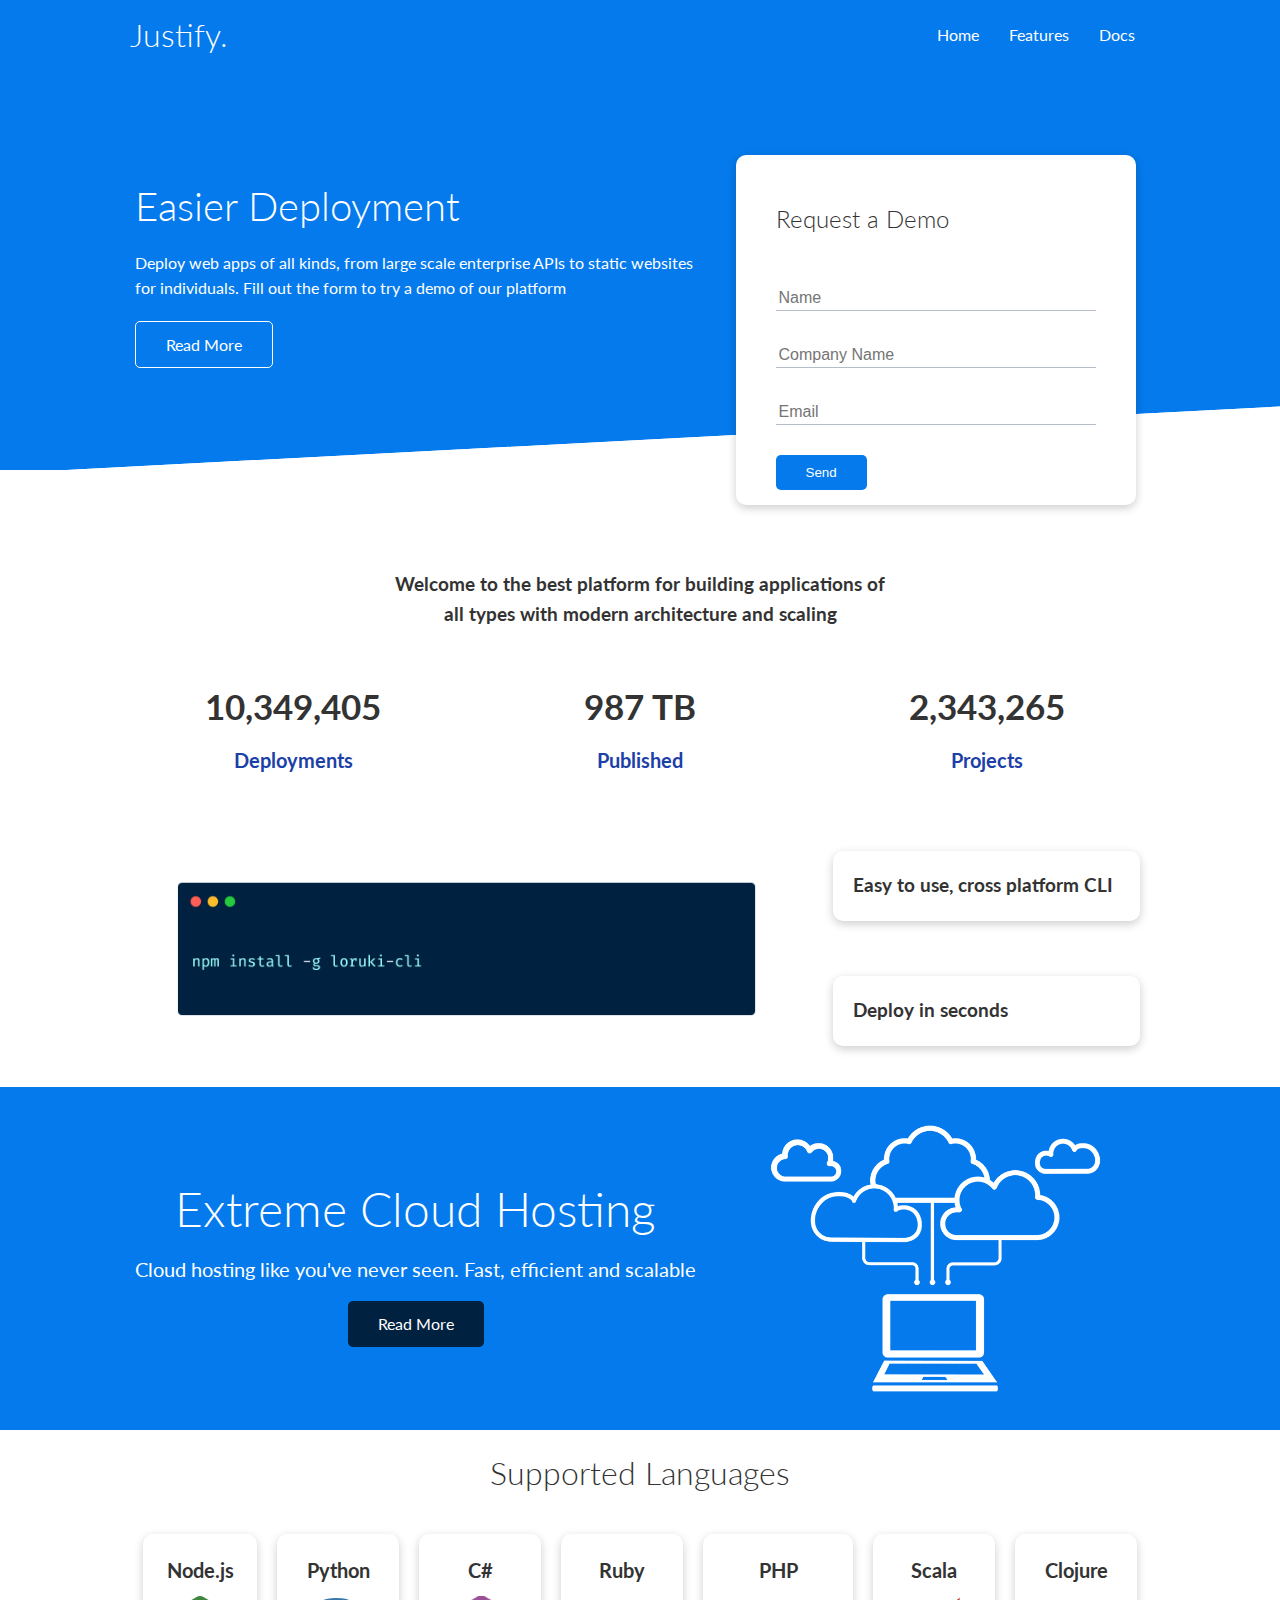
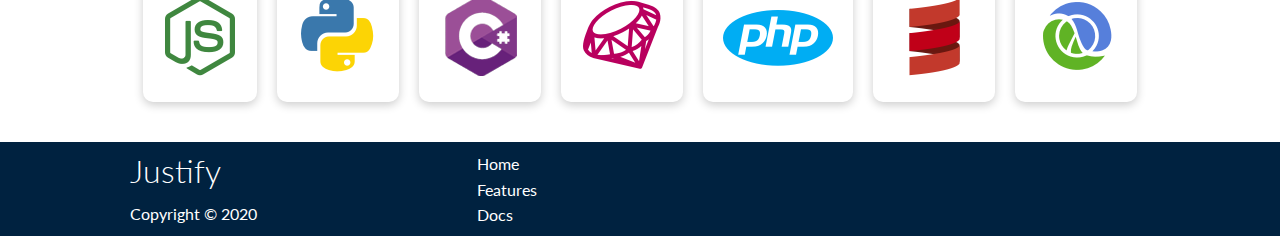
<file: index.html>
<!DOCTYPE html>
<html lang="en">
  <head>
    <meta charset="UTF-8" />
    <meta name="viewport" content="width=device-width, initial-scale=1.0" />
    <link
      rel="stylesheet"
      href="https://cdnjs.cloudflare.com/ajax/libs/font-awesome/5.15.1/css/all.min.css"
      integrity="sha512-+4zCK9k+qNFUR5X+cKL9EIR+ZOhtIloNl9GIKS57V1MyNsYpYcUrUeQc9vNfzsWfV28IaLL3i96P9sdNyeRssA=="
      crossorigin="anonymous"
    />
    <link rel="stylesheet" href="css/utilities.css" />
    <link rel="stylesheet" href="css/style.css" />
    <title>Justify | Cloud Hosting For Everyone</title>
  </head>
  <body>
    <!-- Navbar -->
    <div class="navbar">
      <div class="container flex">
        <h1 class="logo">Justify.</h1>
        <nav>
          <ul>
            <li><a href="index.html">Home</a></li>
            <li><a href="features.html">Features</a></li>
            <li><a href="docs.html">Docs</a></li>
          </ul>
        </nav>
      </div>
    </div>

    <!-- Showcase -->
    <section class="showcase">
      <div class="container grid">
        <div class="showcase-text">
          <h1>Easier Deployment</h1>
          <p>
            Deploy web apps of all kinds, from large scale enterprise APIs to
            static websites for individuals. Fill out the form to try a demo of
            our platform
          </p>
          <a href="features.html" class="btn btn-outline">Read More</a>
        </div>

        <div class="showcase-form card">
          <h2>Request a Demo</h2>
          <form
            name="contact"
            netlify-honeypot="bot-field"
            method="POST"
            data-netlify="true"
          >
            <input type="hidden" name="form-name" value="contact" />
            <p class="hidden">
              <label
                >Don’t fill this out if you're human: <input name="bot-field"
              /></label>
            </p>
            <div class="form-control">
              <input type="text" name="name" placeholder="Name" required />
            </div>
            <div class="form-control">
              <input
                type="text"
                name="company"
                placeholder="Company Name"
                required
              />
            </div>
            <div class="form-control">
              <input type="email" name="email" placeholder="Email" required />
            </div>
            <input type="submit" value="Send" class="btn btn-primary" />
          </form>
        </div>
      </div>
    </section>

    <!-- Stats -->
    <section class="stats">
      <div class="container">
        <h3 class="stats-heading text-center my-1">
          Welcome to the best platform for building applications of all types
          with modern architecture and scaling
        </h3>

        <div class="grid grid-3 text-center my-4">
          <div>
            <i class="fas fa-server fa-3x"></i>
            <h3>10,349,405</h3>
            <p class="text-secondary">Deployments</p>
          </div>
          <div>
            <i class="fas fa-upload fa-3x"></i>
            <h3>987 TB</h3>
            <p class="text-secondary">Published</p>
          </div>
          <div>
            <i class="fas fa-project-diagram fa-3x"></i>
            <h3>2,343,265</h3>
            <p class="text-secondary">Projects</p>
          </div>
        </div>
      </div>
    </section>

    <!-- Cli -->
    <section class="cli">
      <div class="container grid">
        <img src="images/cli.png" alt="" />
        <div class="card">
          <h3>Easy to use, cross platform CLI</h3>
        </div>
        <div class="card">
          <h3>Deploy in seconds</h3>
        </div>
      </div>
    </section>

    <!-- Cloud -->
    <section class="cloud bg-primary my-2 py-2">
      <div class="container grid">
        <div class="text-center">
          <h2 class="lg">Extreme Cloud Hosting</h2>
          <p class="lead my-1">
            Cloud hosting like you've never seen. Fast, efficient and scalable
          </p>
          <a href="features.html" class="btn btn-dark">Read More</a>
        </div>
        <img src="images/cloud.png" alt="" />
      </div>
    </section>
    <!-- Languages -->
    <section class="languages">
      <h2 class="md text-center my-2">Supported Languages</h2>
      <div class="container flex">
        <div class="card">
          <h4>Node.js</h4>
          <img src="images/logos/node.png" alt="" />
        </div>
        <div class="card">
          <h4>Python</h4>
          <img src="images/logos/python.png" alt="" />
        </div>
        <div class="card">
          <h4>C#</h4>
          <img src="images/logos/csharp.png" alt="" />
        </div>
        <div class="card">
          <h4>Ruby</h4>
          <img src="images/logos/ruby.png" alt="" />
        </div>
        <div class="card">
          <h4>PHP</h4>
          <img src="images/logos/php.png" alt="" />
        </div>
        <div class="card">
          <h4>Scala</h4>
          <img src="images/logos/scala.png" alt="" />
        </div>
        <div class="card">
          <h4>Clojure</h4>
          <img src="images/logos/clojure.png" alt="" />
        </div>
      </div>
    </section>
    <!-- footer -->
    <footer class="footer bg-dark py5">
      <div class="container grid grid-3">
        <div>
          <h1>Justify</h1>
          <p>Copyright &copy; 2020</p>
        </div>
        <nav>
          <ul>
            <li><a href="index.html">Home</a></li>
            <li><a href="features.html">Features</a></li>
            <li><a href="docs.html">Docs</a></li>
          </ul>
        </nav>
        <div class="social">
          <a href="#"><i class="fab fa-github fa-2x"></i></a>
          <a href="#"><i class="fab fa-facebook fa-2x"></i></a>
          <a href="#"><i class="fab fa-instagram fa-2x"></i></a>
          <a href="#"><i class="fab fa-twitter fa-2x"></i></a>
        </div>
      </div>
    </footer>
  </body>
</html>
</file>
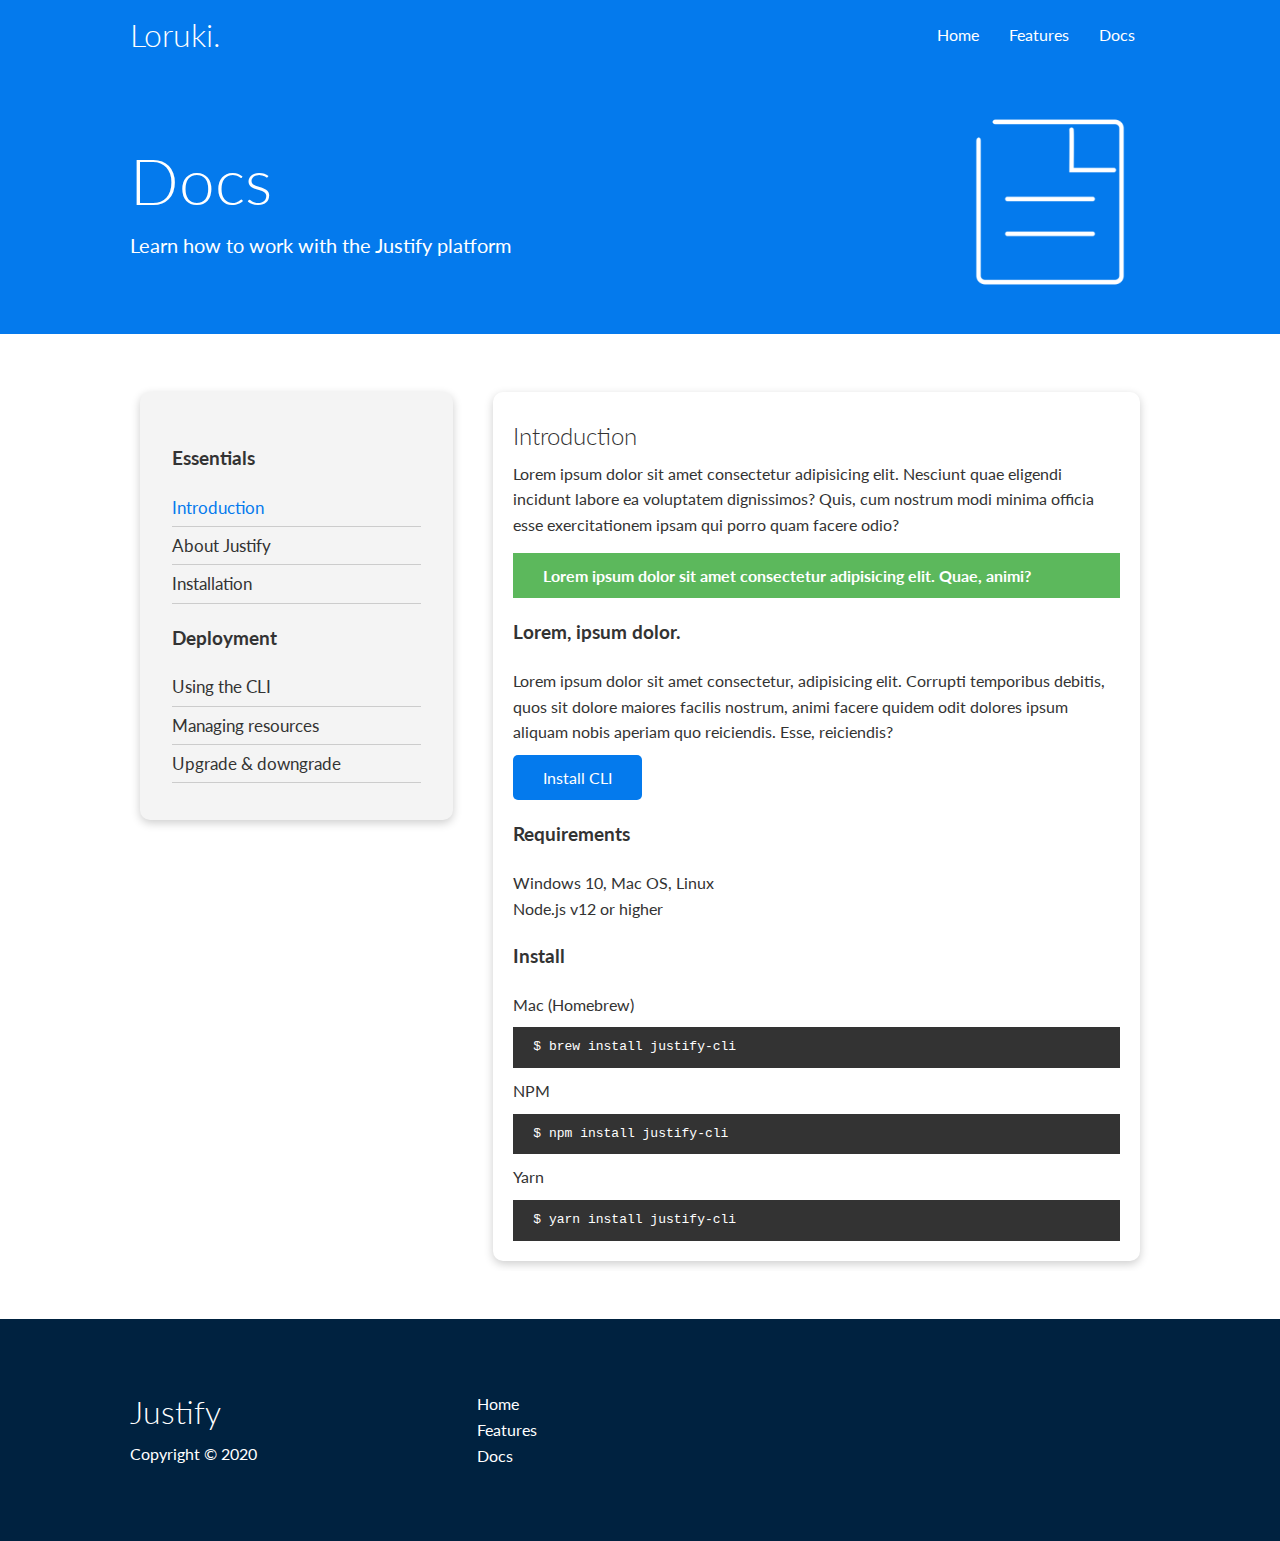
<file: docs.html>
<!DOCTYPE html>
<html lang="en">
  <head>
    <meta charset="UTF-8" />
    <meta name="viewport" content="width=device-width, initial-scale=1.0" />
    <link
    rel="stylesheet"
    href="https://cdnjs.cloudflare.com/ajax/libs/font-awesome/5.15.1/css/all.min.css"
    integrity="sha512-+4zCK9k+qNFUR5X+cKL9EIR+ZOhtIloNl9GIKS57V1MyNsYpYcUrUeQc9vNfzsWfV28IaLL3i96P9sdNyeRssA=="
    crossorigin="anonymous"
  />
  <link rel="stylesheet" href="css/utilities.css" />
  <link rel="stylesheet" href="css/style.css" />
    <title>Justify| Cloud Hosting For Everyone</title>
  </head>
  <body>
        <!-- Navbar -->
        <div class="navbar">
          <div class="container flex">
              <h1 class="logo">Loruki.</h1>
              <nav>
                  <ul>
                      <li><a href="index.html">Home</a></li>
                      <li><a href="features.html">Features</a></li>
                      <li><a href="docs.html">Docs</a></li>
                  </ul>
              </nav>
          </div>
      </div>
 <!-- Head -->
 <section class="docs-head bg-primary py-3">
  <div class="container grid">
      <div>
          <h1 class="xl">Docs</h1>
          <p class="lead">
            Learn how to work with the Justify platform
          </p>
      </div>
      <img src="images/docs.png" alt="">
  </div>
</section>
 <!-- Docs Main -->
 <section class="docs-main my-4">
<div class="container grid">
  <div class="card bg-light p-3">
    <h3 class="my2">Essentials</h3>
    <nav>
      <ul>
        <li><a class='text-primary' href="#">Introduction</a></li>
        <li><a href="#">About Justify</a></li>
        <li><a href="#">Installation</a></li>
      </ul>
    </nav>
    <h3 class="my2">Deployment</h3>
    <nav>
      <ul>
        <li><a href="#">Using the CLI</a></li>
        <li><a href="#">Managing resources</a></li>
        <li><a href="#">Upgrade & downgrade</a></li>
      </ul>
    </nav>
  </div>
  <div class="card">
    <h2>Introduction</h2>
<p>Lorem ipsum dolor sit amet consectetur adipisicing elit. Nesciunt quae eligendi incidunt labore ea voluptatem dignissimos? Quis, cum nostrum modi minima officia esse exercitationem ipsam qui porro quam facere odio?</p>
<div class="alert alert-success">
  <i class="fas fa-info"></i> Lorem ipsum dolor sit amet consectetur adipisicing elit. Quae, animi?
</div>
<h3>Lorem, ipsum dolor.</h3>
<p>Lorem ipsum dolor sit amet consectetur, adipisicing elit. Corrupti temporibus debitis, quos sit dolore maiores facilis nostrum, animi facere quidem odit dolores ipsum aliquam nobis aperiam quo reiciendis. Esse, reiciendis?</p>
<a href="#" class="btn btn-primary">Install CLI</a> 
<h3>Requirements</h3>
<ul>
  <li>Windows 10, Mac OS, Linux</li>
  <li>Node.js v12 or higher</li>
</ul>
<h3>Install</h3>
<p>Mac (Homebrew)</p>
<pre><code>$ brew install justify-cli</code></pre>
<p>NPM</p>
<pre><code>$ npm install justify-cli</code></pre>
<p>Yarn</p>
<pre><code>$ yarn install justify-cli</code></pre>
</div>
</div>
 </section>
  <!-- Footer -->
  <footer class="footer bg-dark py-5">
    <div class="container grid grid-3">
      <div>
        <h1>Justify</h1>
        <p>Copyright &copy; 2020</p>
      </div>
      <nav>
        <ul>
          <li><a href="index.html">Home</a></li>
          <li><a href="features.html">Features</a></li>
          <li><a href="docs.html">Docs</a></li>
        </ul>
      </nav>
      <div class="social">
        <a href="#"><i class="fab fa-github fa-2x"></i></a>
        <a href="#"><i class="fab fa-facebook fa-2x"></i></a>
        <a href="#"><i class="fab fa-instagram fa-2x"></i></a>
        <a href="#"><i class="fab fa-twitter fa-2x"></i></a>
      </div>
    </div>
  </footer>
</section>
  </body>
</html>
</file>
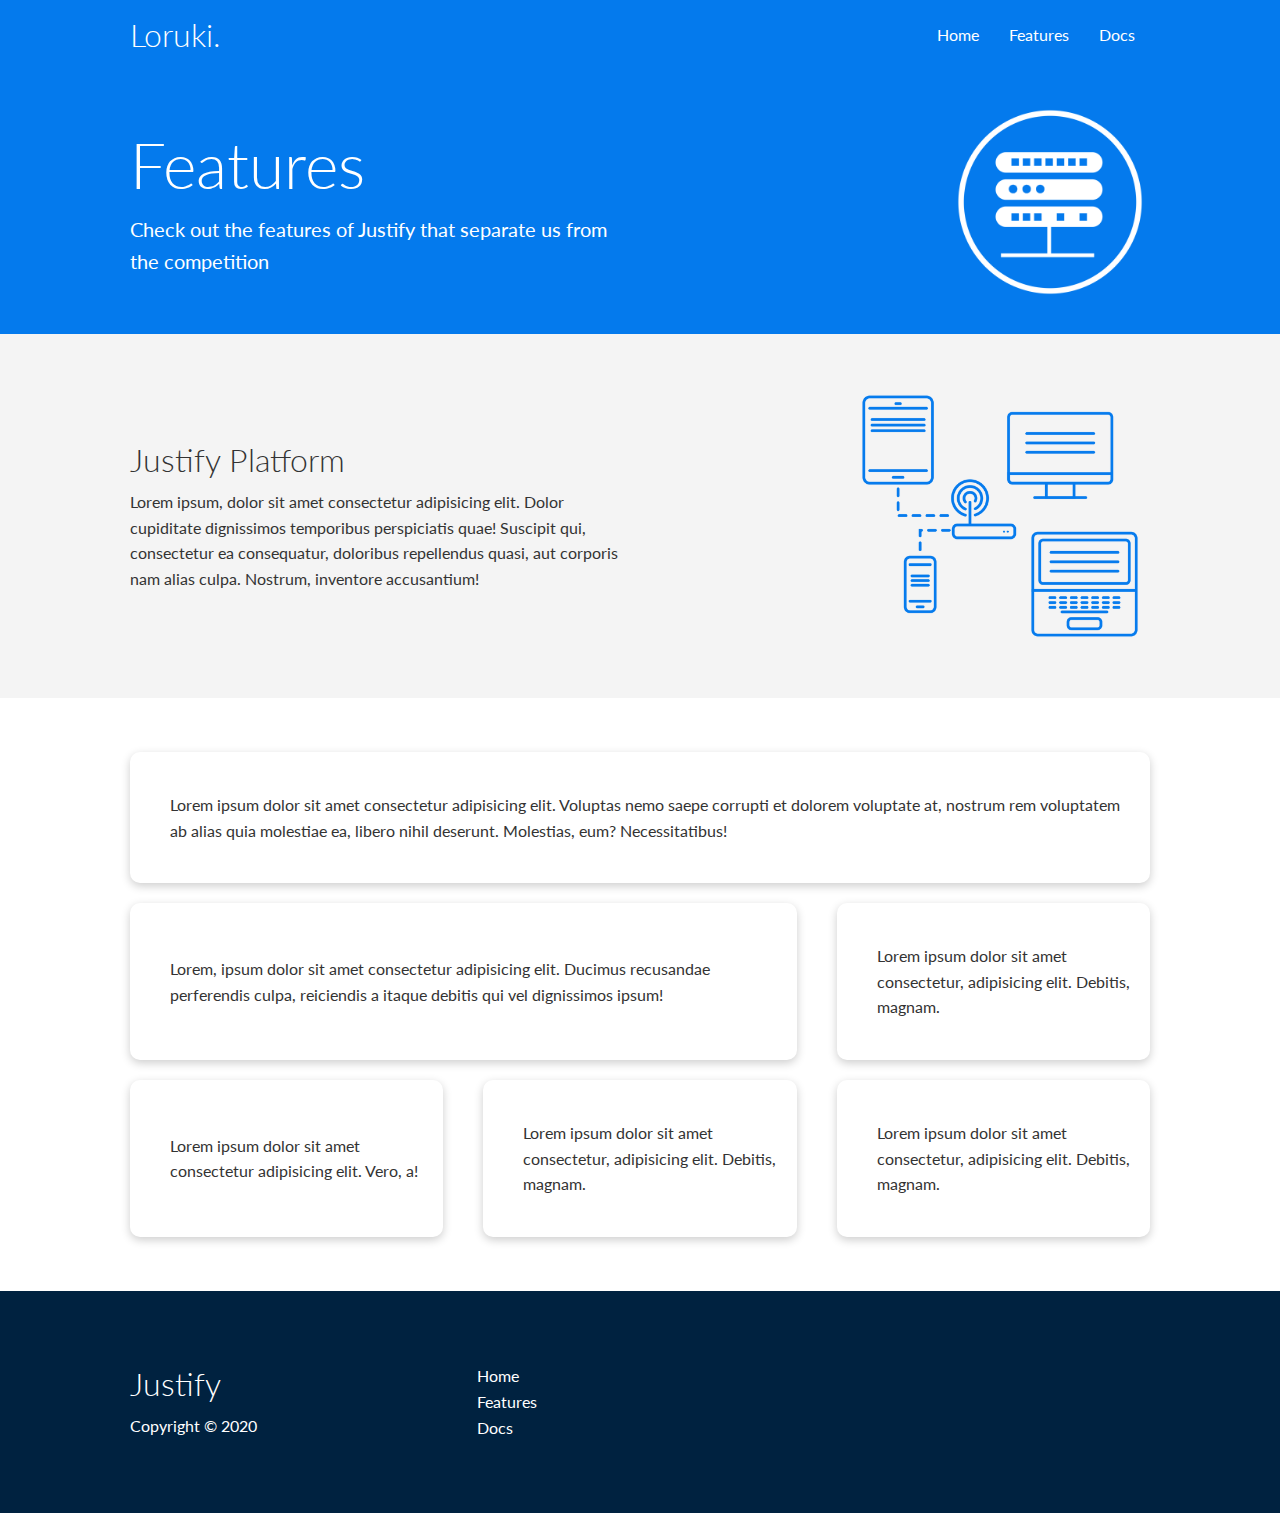
<file: features.html>
<!DOCTYPE html>
<html lang="en">
  <head>
    <meta charset="UTF-8" />
    <meta name="viewport" content="width=device-width, initial-scale=1.0" />
    <link
      rel="stylesheet"
      href="https://cdnjs.cloudflare.com/ajax/libs/font-awesome/5.15.1/css/all.min.css"
      integrity="sha512-+4zCK9k+qNFUR5X+cKL9EIR+ZOhtIloNl9GIKS57V1MyNsYpYcUrUeQc9vNfzsWfV28IaLL3i96P9sdNyeRssA=="
      crossorigin="anonymous"
    />
    <link rel="stylesheet" href="css/utilities.css" />
    <link rel="stylesheet" href="css/style.css" />
    <title>Justify| Cloud Hosting For Everyone</title>
  </head>
  <body>
    <!-- Navbar -->
    <div class="navbar">
      <div class="container flex">
        <h1 class="logo">Loruki.</h1>
        <nav>
          <ul>
            <li><a href="index.html">Home</a></li>
            <li><a href="features.html">Features</a></li>
            <li><a href="docs.html">Docs</a></li>
          </ul>
        </nav>
      </div>
    </div>
     <!-- Head -->
     <section class="features-head bg-primary py-3">
      <div class="container grid">
          <div>
              <h1 class="xl">Features</h1>
              <p class="lead">
                  Check out the features of Justify that separate us from the
          competition
              </p>
          </div>
          <img src="images/server.png" alt="">
      </div>
  </section>
      <!-- Sub head -->
      <section class="features-sub-head bg-light py-3">
        <div class="container grid">
            <div>
                <h1 class="md">Justify Platform</h1>
                <p>
                    Lorem ipsum, dolor sit amet consectetur adipisicing elit. Dolor cupiditate dignissimos temporibus perspiciatis quae! Suscipit qui, consectetur ea consequatur, doloribus repellendus quasi, aut corporis nam alias culpa. Nostrum, inventore accusantium!
                </p>
            </div>
            <img src="images/server2.png" alt="">
        </div>
    </section>
    <section class="features-main my-2">
      <div class="container grid grid-3">
          <div class="card flex">
              <i class="fas fa-server fa-3x"></i>
              <p>Lorem ipsum dolor sit amet consectetur adipisicing elit. Voluptas nemo saepe corrupti et dolorem voluptate at, nostrum rem voluptatem ab alias quia molestiae ea, libero nihil deserunt. Molestias, eum? Necessitatibus!</p>
          </div>
          <div class="card flex">
              <i class="fas fa-network-wired fa-3x"></i>
              <p>
                  Lorem, ipsum dolor sit amet consectetur adipisicing elit. Ducimus
                  recusandae perferendis culpa, reiciendis a itaque debitis qui vel
                  dignissimos ipsum!
              </p>
          </div>
          <div class="card flex">
              <i class="fas fa-laptop-code fa-3x"></i>
              <p>
                  Lorem ipsum dolor sit amet consectetur, adipisicing elit. Debitis,
                  magnam.
              </p>
          </div>
          <div class="card flex">
              <i class="fas fa-database fa-3x"></i>
              <p>
                  Lorem ipsum dolor sit amet consectetur adipisicing elit. Vero, a!
              </p>
          </div>
          <div class="card flex">
              <i class="fas fa-power-off fa-3x"></i>
              <p>
                  Lorem ipsum dolor sit amet consectetur, adipisicing elit. Debitis,
                  magnam.
              </p>
          </div>
          <div class="card flex">
              <i class="fas fa-upload fa-3x"></i>
              <p>
                  Lorem ipsum dolor sit amet consectetur, adipisicing elit. Debitis,
                  magnam.
              </p>
          </div>
      </div>
  </section>
      
      <!-- Footer -->
      <footer class="footer bg-dark py-5">
        <div class="container grid grid-3">
          <div>
            <h1>Justify</h1>
            <p>Copyright &copy; 2020</p>
          </div>
          <nav>
            <ul>
              <li><a href="index.html">Home</a></li>
              <li><a href="features.html">Features</a></li>
              <li><a href="docs.html">Docs</a></li>
            </ul>
          </nav>
          <div class="social">
            <a href="#"><i class="fab fa-github fa-2x"></i></a>
            <a href="#"><i class="fab fa-facebook fa-2x"></i></a>
            <a href="#"><i class="fab fa-instagram fa-2x"></i></a>
            <a href="#"><i class="fab fa-twitter fa-2x"></i></a>
          </div>
        </div>
      </footer>
    </section>
  </body>
</html>
</file>
<file: css/utilities.css>
.container {
  max-width: 1100px;
  margin: 0 auto;
  overflow: auto;
  padding: 0 40px;
}

.card {
  background-color: #fff;
  color: #333;
  border-radius: 10px;
  box-shadow: 0 3px 10px rgba(0, 0, 0, 0.2);
  padding: 20px;
  margin: 10px;
}

.btn {
  display: inline-block;
  padding: 10px 30px;
  cursor: pointer;
  background: var(--primary-color);
  color: #fff;
  border: none;
  border-radius: 5px;
}

.btn-outline {
  background-color: transparent;
  border: 1px #fff solid;
}

.btn:hover {
  transform: scale(0.98);
}

/* Backgrounds & colored buttons */
.bg-primary,
.btn-primary {
  background-color: var(--primary-color);
  color: #fff;
}

.bg-secondary,
.btn-secondary {
  background-color: var(--secondary-color);
  color: #fff;
}

.bg-dark,
.btn-dark {
  background-color: var(--dark-color);
  color: #fff;
}

.bg-light,
.btn-light {
  background-color: var(--light-color);
  color: #333;
}

.bg-primary a,
.btn-primary a,
.bg-secondary a,
.btn-secondary a,
.bg-dark a,
.btn-dark a {
  color: #fff;
}

/* Text colors */
.text-primary {
  color: var(--primary-color);
}

.text-secondary {
  color: var(--secondary-color);
}

.text-dark {
  color: var(--dark-color);
}

.text-light {
  color: var(--light-color);
}

/* Text sizes */
.lead {
  font-size: 20px;
}

.sm {
  font-size: 1rem;
}

.md {
  font-size: 2rem;
}

.lg {
  font-size: 3rem;
}

.xl {
  font-size: 4rem;
}

.text-center {
  text-align: center;
}

/* Alert */
.alert {
  background-color: var(--light-color);
  padding: 10px 20px;
  font-weight: bold;
  margin: 15px 0;
}

.alert i {
  margin-right: 10px;
}

.alert-success {
  background-color: var(--success-color);
  color: #fff;
}

.alert-error {
  background-color: var(--error-color);
  color: #fff;
}

.flex {
  display: flex;
  justify-content: center;
  align-items: center;
  height: 100%;
}

.grid {
  display: grid;
  grid-template-columns: repeat(2, 1fr);
  gap: 20px;
  justify-content: center;
  align-items: center;
  height: 100%;
}

.grid-3 {
  grid-template-columns: repeat(3, 1fr);
}

/* Margin */
.my-1 {
  margin: 1rem 0;
}

.my-2 {
  margin: 1.5rem 0;
}

.my-3 {
  margin: 2rem 0;
}

.my-4 {
  margin: 3rem 0;
}

.my-5 {
  margin: 4rem 0;
}

.m-1 {
  margin: 1rem;
}

.m-2 {
  margin: 1.5rem;
}

.m-3 {
  margin: 2rem;
}

.m-4 {
  margin: 3rem;
}

.m-5 {
  margin: 4rem;
}

/* Padding */
.py-1 {
  padding: 1rem 0;
}

.py-2 {
  padding: 1.5rem 0;
}

.py-3 {
  padding: 2rem 0;
}

.py-4 {
  padding: 3rem 0;
}

.py-5 {
  padding: 4rem 0;
}

.p-1 {
  padding: 1rem;
}

.p-2 {
  padding: 1.5rem;
}

.p-3 {
  padding: 2rem;
}

.p-4 {
  padding: 3rem;
}

.p-5 {
  padding: 4rem;
}
</file>
<file: css/style.css>
@import url("https://fonts.googleapis.com/css2?family=Lato:wght@300&display=swap");

:root {
  --primary-color: #047aed;
  --secondary-color: #1c3fa8;
  --dark-color: #002240;
  --light-color: #f4f4f4;
  --success-color: #5cb85c;
  --error-color: #d9534f;
}

* {
  box-sizing: border-box;
  padding: 0;
  margin: 0;
}

body {
  font-family: "Lato", sans-serif;
  color: #333;
  line-height: 1.6;
}

ul {
  list-style-type: none;
}

a {
  text-decoration: none;
  color: #333;
}

h1,
h2 {
  font-weight: 300;
  line-height: 1.2;
  margin: 10px 0;
}

p {
  margin: 10px 0;
}

img {
  width: 100%;
}

code,
pre {
  background: #333;
  color: #fff;
  padding: 10px;
}

.hidden {
  visibility: hidden;
  height: 0;
}

/* Navbar */
.navbar {
  background-color: var(--primary-color);
  color: #fff;
  height: 70px;
}

.navbar ul {
  display: flex;
}

.navbar a {
  color: #fff;
  padding: 10px;
  margin: 0 5px;
}

.navbar a:hover {
  border-bottom: 2px #fff solid;
}

.navbar .flex {
  justify-content: space-between;
}

/* Showcase */
.showcase {
  height: 400px;
  background-color: var(--primary-color);
  color: #fff;
  position: relative;
}

.showcase h1 {
  font-size: 40px;
}

.showcase p {
  margin: 20px 0;
}

.showcase .grid {
  overflow: visible;
  grid-template-columns: 55% auto;
  gap: 30px;
}

.showcase-text {
  animation: slideInFromLeft 1s ease-in;
}

.showcase-form {
  position: relative;
  top: 60px;
  height: 350px;
  width: 400px;
  padding: 40px;
  z-index: 100;
  justify-self: flex-end;
  animation: slideInFromRight 1s ease-in;
}

.showcase-form .form-control {
  margin: 30px 0;
}

.showcase-form input[type="text"],
.showcase-form input[type="email"] {
  border: 0;
  border-bottom: 1px solid #b4becb;
  width: 100%;
  padding: 3px;
  font-size: 16px;
}

.showcase-form input:focus {
  outline: none;
}

.showcase::before,
.showcase::after {
  content: "";
  position: absolute;
  height: 100px;
  bottom: -70px;
  right: 0;
  left: 0;
  background: #fff;
  transform: skewY(-3deg);
  -webkit-transform: skewY(-3deg);
  -moz-transform: skewY(-3deg);
  -ms-transform: skewY(-3deg);
}

/* Stats */
.stats {
  padding-top: 100px;
  animation: slideInFromBottom 1s ease-in;
}

.stats-heading {
  max-width: 500px;
  margin: auto;
}

.stats .grid h3 {
  font-size: 35px;
}

.stats .grid p {
  font-size: 20px;
  font-weight: bold;
}

/* Cli */
.cli .grid {
  grid-template-columns: repeat(3, 1fr);
  grid-template-rows: repeat(2, 1fr);
}

.cli .grid > *:first-child {
  grid-column: 1 / span 2;
  grid-row: 1 / span 2;
}

/* Cloud */
.cloud .grid {
  grid-template-columns: 4fr 3fr;
}

/* Languages */

.languages .flex {
  flex-wrap: wrap;
}

.languages .card {
  text-align: center;
  margin: 18px 10px 40px;
  transition: transform 0.2s ease-in;
}

.languages .card h4 {
  font-size: 20px;
  margin-bottom: 10px;
}

.languages .card:hover {
  transform: translateY(-15px);
}

/* Features */
.features-head img,
.docs-head img {
  width: 200px;
  justify-self: flex-end;
}

.features-sub-head img {
  width: 300px;
  justify-self: flex-end;
}

.features-main .card > i {
  margin-right: 20px;
}

.features-main .grid {
  padding: 30px;
}

.features-main .grid > *:first-child {
  grid-column: 1 / span 3;
}

.features-main .grid > *:nth-child(2) {
  grid-column: 1 / span 2;
}

/* Docs */
.docs-main h3 {
  margin: 20px 0;
}

.docs-main .grid {
  grid-template-columns: 1fr 2fr;
  align-items: flex-start;
}

.docs-main nav li {
  font-size: 17px;
  padding-bottom: 5px;
  margin-bottom: 5px;
  border-bottom: 1px #ccc solid;
}

.docs-main a:hover {
  font-weight: bold;
}

/* Footer */
.footer .social a {
  margin: 0 10px;
}

/* Animations */
@keyframes slideInFromLeft {
  0% {
    transform: translateX(-100%);
  }

  100% {
    transform: translateX(0);
  }
}

@keyframes slideInFromRight {
  0% {
    transform: translateX(100%);
  }

  100% {
    transform: translateX(0);
  }
}

@keyframes slideInFromTop {
  0% {
    transform: translateY(-100%);
  }

  100% {
    transform: translateX(0);
  }
}

@keyframes slideInFromBottom {
  0% {
    transform: translateY(100%);
  }

  100% {
    transform: translateX(0);
  }
}

/* Tablets and under */
@media (max-width: 768px) {
  .grid,
  .showcase .grid,
  .stats .grid,
  .cli .grid,
  .cloud .grid,
  .features-main .grid,
  .docs-main .grid {
    grid-template-columns: 1fr;
    grid-template-rows: 1fr;
  }

  .showcase {
    height: auto;
  }

  .showcase-text {
    text-align: center;
    margin-top: 40px;
    animation: slideInFromTop 1s ease-in;
  }

  .showcase-form {
    justify-self: center;
    margin: auto;
    animation: slideInFromBottom 1s ease-in;
  }

  .cli .grid > *:first-child {
    grid-column: 1;
    grid-row: 1;
  }

  .features-head,
  .features-sub-head,
  .docs-head {
    text-align: center;
  }

  .features-head img,
  .features-sub-head img,
  .docs-head img {
    justify-self: center;
  }

  .features-main .grid > *:first-child,
  .features-main .grid > *:nth-child(2) {
    grid-column: 1;
  }
}

/* Mobile */
@media (max-width: 500px) {
  .navbar {
    height: 110px;
  }

  .navbar .flex {
    flex-direction: column;
  }

  .navbar ul {
    padding: 10px;
    background-color: rgba(0, 0, 0, 0.1);
  }

  .showcase-form {
    width: 300px;
  }
}
</file>
